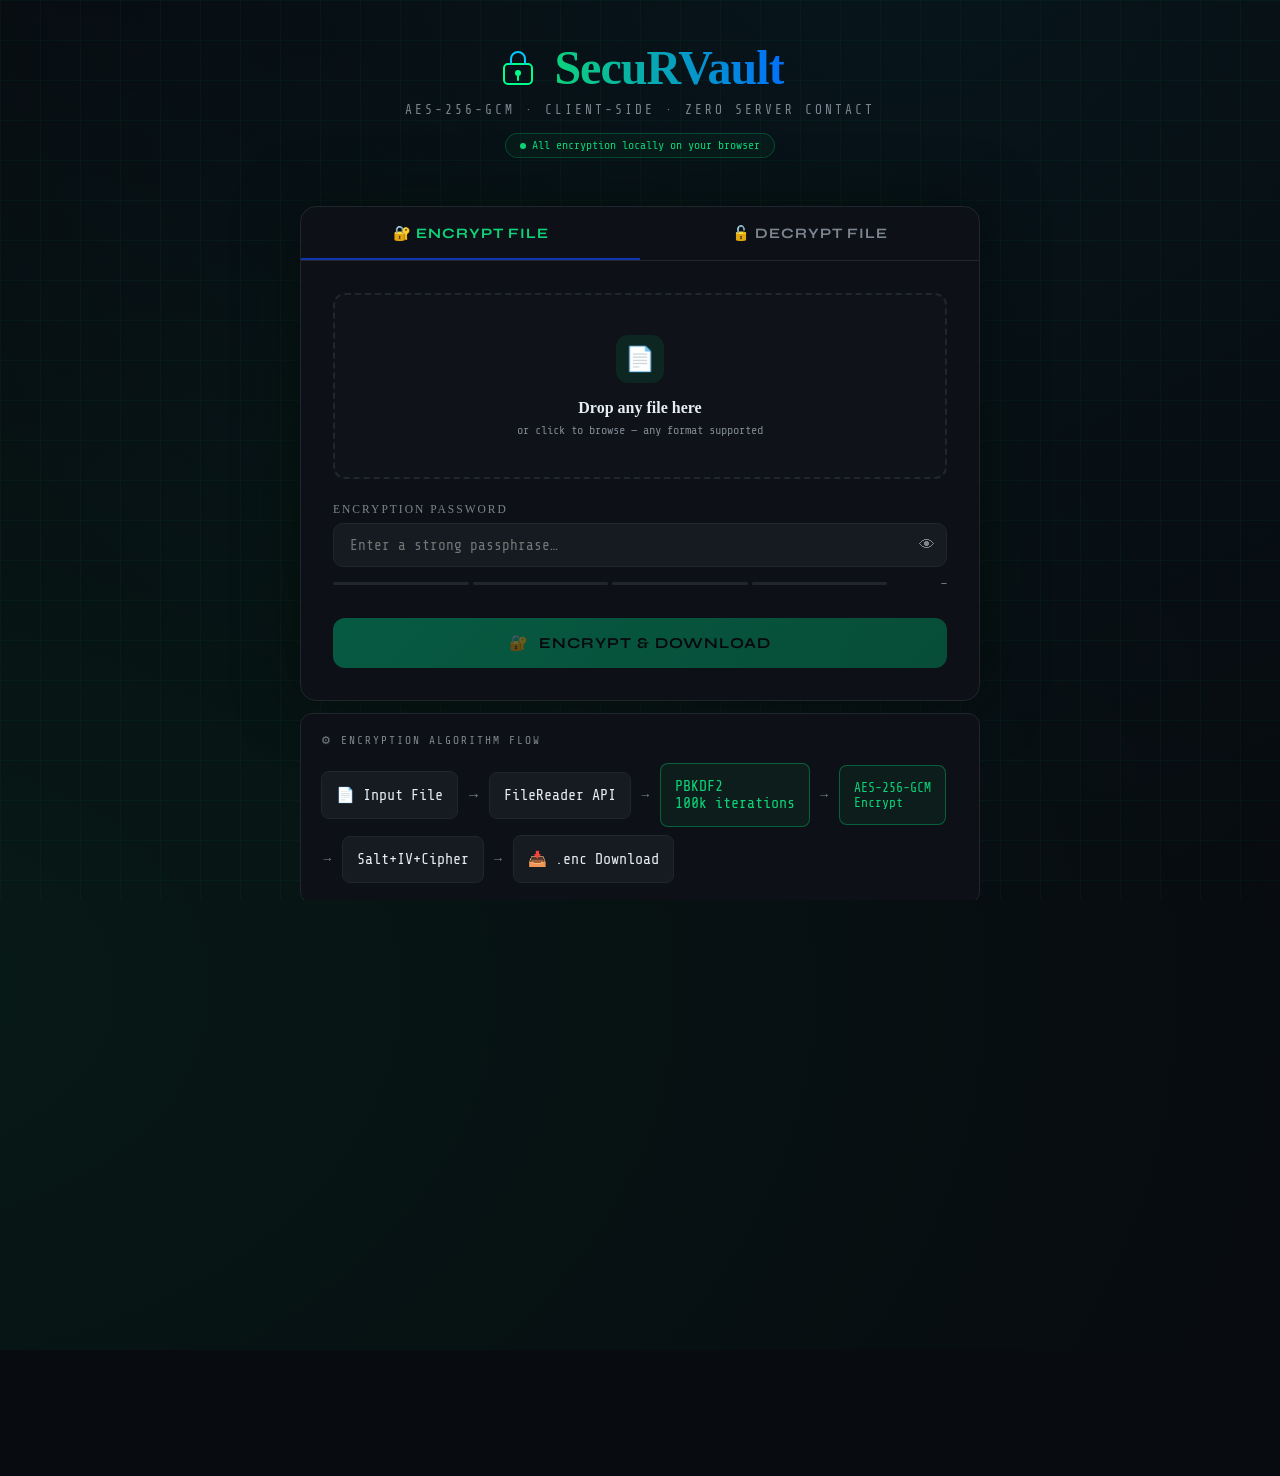
<file: index.html>
<!DOCTYPE html>
<html lang="en">
<head>
  <meta charset="UTF-8" />
  <meta name="viewport" content="width=device-width, initial-scale=1.0"/>
  <title>SecuRVault — File Encryption Tool</title>
  <link href="https://fonts.googleapis.com/css2?family=Share+Tech+Mono&family=Syne:wght@400;600;700;800&display=swap" rel="stylesheet"/>
  <link rel="stylesheet" href="SecuR.css" />
</head>
<body>
<div class="wrapper">

  <header>
    <div class="logo-row">
      <div class="logo-icon">
        <svg viewBox="0 0 44 44" fill="none" xmlns="http://www.w3.org/2000/svg">
          <rect x="8" y="18" width="28" height="20" rx="4" fill="none" stroke="#00ff88" stroke-width="2"/>
          <path d="M15 18V13a7 7 0 0 1 14 0v5" stroke="#00c9ff" stroke-width="2" stroke-linecap="round"/>
          <circle cx="22" cy="27" r="3" fill="#00ff88"/>
          <line x1="22" y1="30" x2="22" y2="34" stroke="#00ff88" stroke-width="2" stroke-linecap="round"/>
        </svg>
      </div>
      <h1>SecuRVault</h1>
    </div>
    <p class="tagline">AES-256-GCM · Client-Side · Zero Server Contact</p>
    <div class="security-badge">All encryption locally on your browser</div>
  </header>

  <div class="card">
    <div class="tabs">
      <button class="tab active" id="tab-enc" onclick="switchTab('encrypt')">🔐 Encrypt File</button>
      <button class="tab" id="tab-dec" onclick="switchTab('decrypt')">🔓 Decrypt File</button>
    </div>

    <div class="panel" id="panel-encrypt">
      <div class="dropzone" id="dropzone-enc"
           ondragover="handleDragOver(event,'enc')"
           ondragleave="handleDragLeave('enc')"
           ondrop="handleDrop(event,'enc')">
        <input type="file" id="file-enc" onchange="handleFileSelect('enc')"/>
        <div class="drop-icon">📄</div>
        <div class="drop-title">Drop any file here</div>
        <div class="drop-sub">or click to browse — any format supported</div>
      </div>
      <div class="file-preview" id="preview-enc">
        <div class="file-icon" id="preview-enc-icon">📄</div>
        <div class="file-info">
          <div class="file-name" id="preview-enc-name"></div>
          <div class="file-meta" id="preview-enc-meta"></div>
        </div>
        <button class="file-remove" onclick="removeFile('enc')" title="Remove file">✕</button>
      </div>

      <div class="field">
        <label>Encryption Password</label>
        <div class="input-wrap">
          <input type="password" id="pw-enc" placeholder="Enter a strong passphrase…"
                 oninput="updateStrength(this.value)" autocomplete="new-password"/>
          <button class="toggle-pw" onclick="togglePw('pw-enc',this)" title="Show/hide password">👁</button>
        </div>
        <div class="strength-wrap">
          <div class="strength-bars">
            <div class="strength-bar" id="sb1"></div>
            <div class="strength-bar" id="sb2"></div>
            <div class="strength-bar" id="sb3"></div>
            <div class="strength-bar" id="sb4"></div>
          </div>
          <div class="strength-label" id="strength-label">—</div>
        </div>
      </div>

      <button class="btn btn-encrypt" id="btn-enc" onclick="encryptFile()" disabled>
        <div class="btn-inner"><span>🔐</span><span>Encrypt &amp; Download</span></div>
      </button>

      <div class="progress-wrap" id="prog-enc">
        <div class="progress-label"><span id="prog-enc-label">Encrypting…</span><span id="prog-enc-pct">0%</span></div>
        <div class="progress-bar-bg"><div class="progress-bar-fill" id="prog-enc-fill"></div></div>
      </div>

      <div class="alert" id="alert-enc"></div>
    </div>

    <div class="panel" id="panel-decrypt" style="display:none;">
      <div class="dropzone" id="dropzone-dec"
           ondragover="handleDragOver(event,'dec')"
           ondragleave="handleDragLeave('dec')"
           ondrop="handleDrop(event,'dec')">
        <input type="file" id="file-dec" accept=".enc" onchange="handleFileSelect('dec')"/>
        <div class="drop-icon">🔒</div>
        <div class="drop-title">Drop your <code style="color:var(--accent)">.enc</code> file here</div>
        <div class="drop-sub">or click to browse — select an encrypted SecureVault file</div>
      </div>
      <div class="file-preview" id="preview-dec">
        <div class="file-icon">🔒</div>
        <div class="file-info">
          <div class="file-name" id="preview-dec-name"></div>
          <div class="file-meta" id="preview-dec-meta"></div>
        </div>
        <button class="file-remove" onclick="removeFile('dec')" title="Remove file">✕</button>
      </div>

      <div class="field">
        <label>Decryption Password</label>
        <div class="input-wrap">
          <input type="password" id="pw-dec" placeholder="Enter the passphrase used during encryption…" autocomplete="current-password"/>
          <button class="toggle-pw" onclick="togglePw('pw-dec',this)" title="Show/hide password">👁</button>
        </div>
      </div>

      <button class="btn btn-decrypt" id="btn-dec" onclick="decryptFile()" disabled>
        <div class="btn-inner"><span>🔓</span><span>Decrypt &amp; Download</span></div>
      </button>

      <div class="progress-wrap" id="prog-dec">
        <div class="progress-label"><span id="prog-dec-label">Decrypting…</span><span id="prog-dec-pct">0%</span></div>
        <div class="progress-bar-bg"><div class="progress-bar-fill" id="prog-dec-fill"></div></div>
      </div>

      <div class="alert" id="alert-dec"></div>
    </div>
  </div>

  <div class="algo-section info-section">
    <div class="algo-title">⚙ Encryption Algorithm Flow</div>
    <div class="algo-flow">
      <div class="algo-step" style="font-size: 15px;">📄 Input File</div>
      <div class="algo-arrow" style="font-size: 15px;">→</div>
      <div class="algo-step" style="font-size: 15px;">FileReader API</div>
      <div class="algo-arrow">→</div>
      <div class="algo-step highlight" style="font-size: 15px;">PBKDF2<br/>100k iterations</div>
      <div class="algo-arrow">→</div>
      <div class="algo-step highlight" style="font-size: 13px;">AES-256-GCM<br/>Encrypt</div>
      <div class="algo-arrow">→</div>
      <div class="algo-step" style="font-size: 15px;">Salt+IV+Cipher</div>
      <div class="algo-arrow">→</div>
      <div class="algo-step" style="font-size: 15px;">📥 .enc Download</div>
    </div>
  </div>

  <div class="info-section" style="margin-top:12px;">
    <div class="info-grid">
      <div class="info-card">
        <div class="info-card-icon">🔑</div>
        <div class="info-card-title">AES-256-GCM</div>
        <div class="info-card-desc">Military-grade symmetric encryption with built-in authentication tag to detect tampering.</div>
      </div>
      <div class="info-card">
        <div class="info-card-icon">🧂</div>
        <div class="info-card-title">PBKDF2 + Salt</div>
        <div class="info-card-desc">Your password is hardened through 100,000 iterations. Random salt prevents rainbow-table attacks.</div>
      </div>
      <div class="info-card">
        <div class="info-card-icon">🎲</div>
        <div class="info-card-title">Random IV</div>
        <div class="info-card-desc">A fresh 12-byte Initialization Vector is generated per encryption — identical files produce different ciphertexts.</div>
      </div>
      <div class="info-card">
        <div class="info-card-icon">🖥️</div>
        <div class="info-card-title">100% Client-Side</div>
        <div class="info-card-desc">No uploads. No servers. Your file and password never leave your device — ever.</div>
      </div>
    </div>
  </div>

  <footer>
    SecuRVault &nbsp;·&nbsp; Powered by <span>Web Crypto API</span> &nbsp;·&nbsp; AES-256-GCM encryption &nbsp;·&nbsp; No data transmitted
  </footer>
</div>

<script src="SecuR.js"></script>
</body>
</html>
</file>
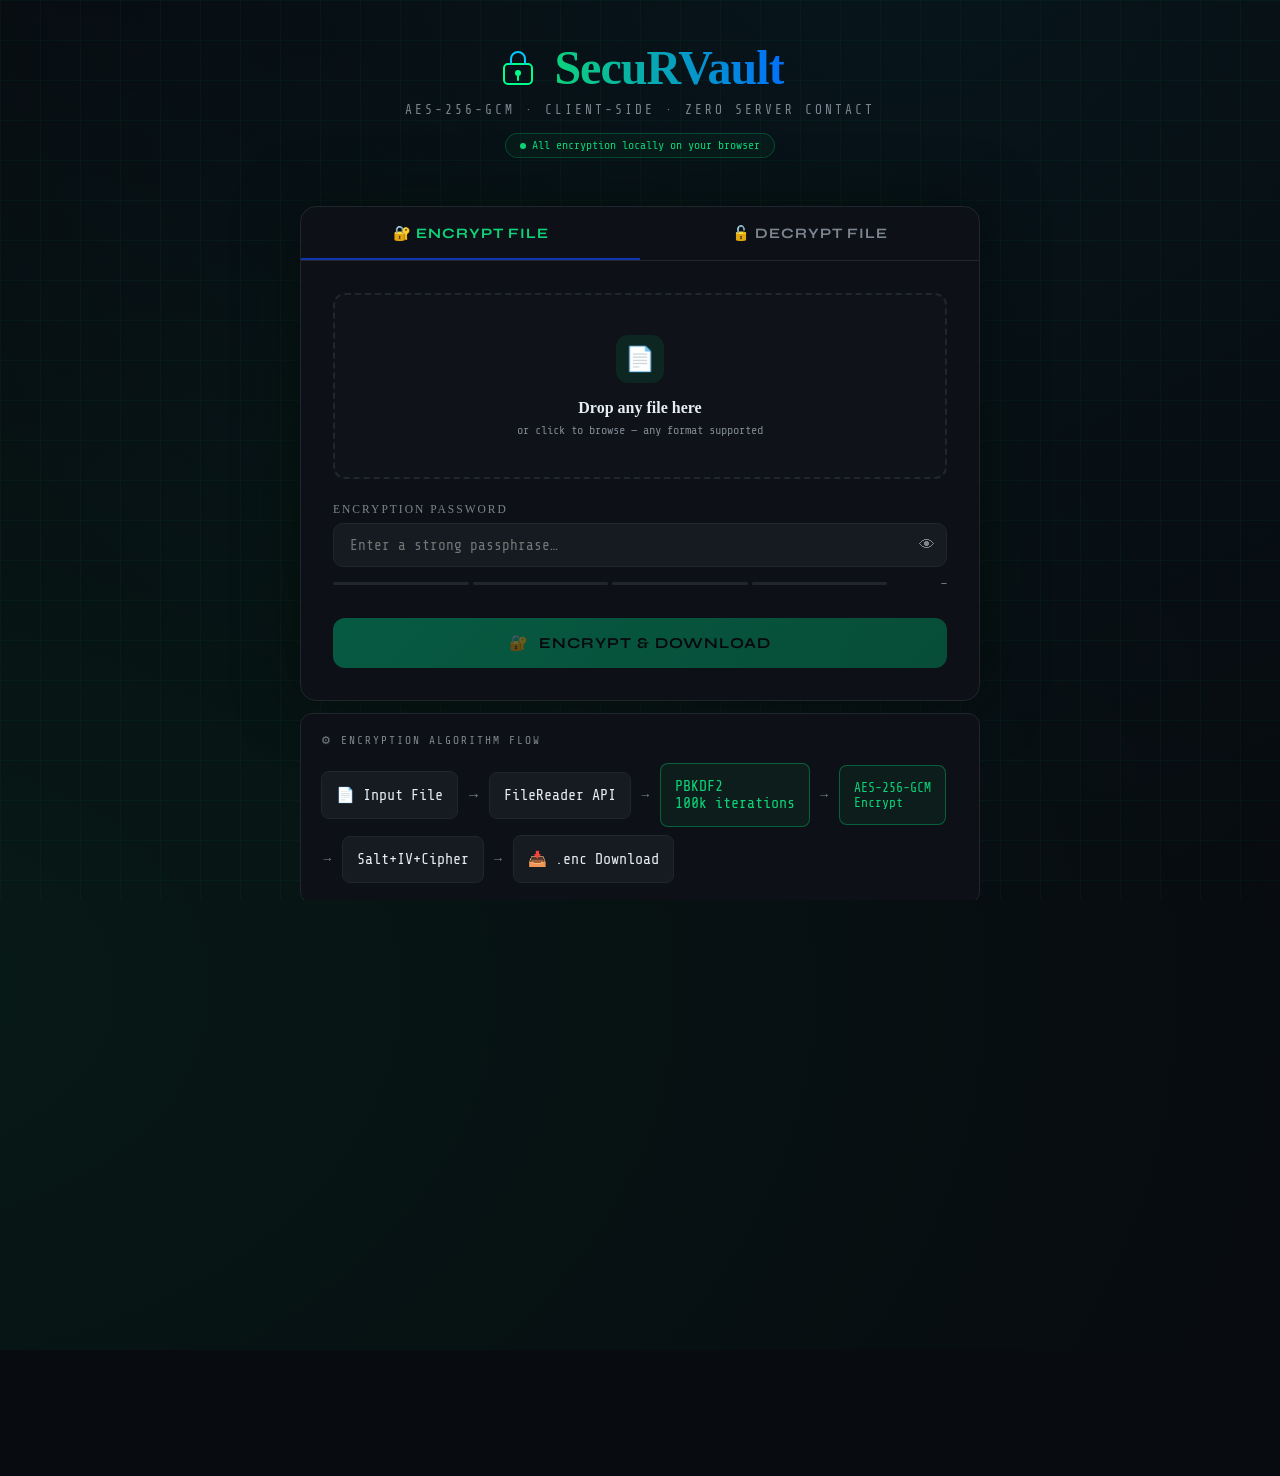
<file: SecuR.html>
<!DOCTYPE html>
<html lang="en">
<head>
  <meta charset="UTF-8" />
  <meta name="viewport" content="width=device-width, initial-scale=1.0"/>
  <title>SecuRVault — File Encryption Tool</title>
  <link href="https://fonts.googleapis.com/css2?family=Share+Tech+Mono&family=Syne:wght@400;600;700;800&display=swap" rel="stylesheet"/>
  <link rel="stylesheet" href="SecuR.css" />
</head>
<body>
<div class="wrapper">

  <header>
    <div class="logo-row">
      <div class="logo-icon">
        <svg viewBox="0 0 44 44" fill="none" xmlns="http://www.w3.org/2000/svg">
          <rect x="8" y="18" width="28" height="20" rx="4" fill="none" stroke="#00ff88" stroke-width="2"/>
          <path d="M15 18V13a7 7 0 0 1 14 0v5" stroke="#00c9ff" stroke-width="2" stroke-linecap="round"/>
          <circle cx="22" cy="27" r="3" fill="#00ff88"/>
          <line x1="22" y1="30" x2="22" y2="34" stroke="#00ff88" stroke-width="2" stroke-linecap="round"/>
        </svg>
      </div>
      <h1>SecuRVault</h1>
    </div>
    <p class="tagline">AES-256-GCM · Client-Side · Zero Server Contact</p>
    <div class="security-badge">All encryption locally on your browser</div>
  </header>

  <div class="card">
    <div class="tabs">
      <button class="tab active" id="tab-enc" onclick="switchTab('encrypt')">🔐 Encrypt File</button>
      <button class="tab" id="tab-dec" onclick="switchTab('decrypt')">🔓 Decrypt File</button>
    </div>

    <div class="panel" id="panel-encrypt">
      <div class="dropzone" id="dropzone-enc"
           ondragover="handleDragOver(event,'enc')"
           ondragleave="handleDragLeave('enc')"
           ondrop="handleDrop(event,'enc')">
        <input type="file" id="file-enc" onchange="handleFileSelect('enc')"/>
        <div class="drop-icon">📄</div>
        <div class="drop-title">Drop any file here</div>
        <div class="drop-sub">or click to browse — any format supported</div>
      </div>
      <div class="file-preview" id="preview-enc">
        <div class="file-icon" id="preview-enc-icon">📄</div>
        <div class="file-info">
          <div class="file-name" id="preview-enc-name"></div>
          <div class="file-meta" id="preview-enc-meta"></div>
        </div>
        <button class="file-remove" onclick="removeFile('enc')" title="Remove file">✕</button>
      </div>

      <div class="field">
        <label>Encryption Password</label>
        <div class="input-wrap">
          <input type="password" id="pw-enc" placeholder="Enter a strong passphrase…"
                 oninput="updateStrength(this.value)" autocomplete="new-password"/>
          <button class="toggle-pw" onclick="togglePw('pw-enc',this)" title="Show/hide password">👁</button>
        </div>
        <div class="strength-wrap">
          <div class="strength-bars">
            <div class="strength-bar" id="sb1"></div>
            <div class="strength-bar" id="sb2"></div>
            <div class="strength-bar" id="sb3"></div>
            <div class="strength-bar" id="sb4"></div>
          </div>
          <div class="strength-label" id="strength-label">—</div>
        </div>
      </div>

      <button class="btn btn-encrypt" id="btn-enc" onclick="encryptFile()" disabled>
        <div class="btn-inner"><span>🔐</span><span>Encrypt &amp; Download</span></div>
      </button>

      <div class="progress-wrap" id="prog-enc">
        <div class="progress-label"><span id="prog-enc-label">Encrypting…</span><span id="prog-enc-pct">0%</span></div>
        <div class="progress-bar-bg"><div class="progress-bar-fill" id="prog-enc-fill"></div></div>
      </div>

      <div class="alert" id="alert-enc"></div>
    </div>

    <div class="panel" id="panel-decrypt" style="display:none;">
      <div class="dropzone" id="dropzone-dec"
           ondragover="handleDragOver(event,'dec')"
           ondragleave="handleDragLeave('dec')"
           ondrop="handleDrop(event,'dec')">
        <input type="file" id="file-dec" accept=".enc" onchange="handleFileSelect('dec')"/>
        <div class="drop-icon">🔒</div>
        <div class="drop-title">Drop your <code style="color:var(--accent)">.enc</code> file here</div>
        <div class="drop-sub">or click to browse — select an encrypted SecureVault file</div>
      </div>
      <div class="file-preview" id="preview-dec">
        <div class="file-icon">🔒</div>
        <div class="file-info">
          <div class="file-name" id="preview-dec-name"></div>
          <div class="file-meta" id="preview-dec-meta"></div>
        </div>
        <button class="file-remove" onclick="removeFile('dec')" title="Remove file">✕</button>
      </div>

      <div class="field">
        <label>Decryption Password</label>
        <div class="input-wrap">
          <input type="password" id="pw-dec" placeholder="Enter the passphrase used during encryption…" autocomplete="current-password"/>
          <button class="toggle-pw" onclick="togglePw('pw-dec',this)" title="Show/hide password">👁</button>
        </div>
      </div>

      <button class="btn btn-decrypt" id="btn-dec" onclick="decryptFile()" disabled>
        <div class="btn-inner"><span>🔓</span><span>Decrypt &amp; Download</span></div>
      </button>

      <div class="progress-wrap" id="prog-dec">
        <div class="progress-label"><span id="prog-dec-label">Decrypting…</span><span id="prog-dec-pct">0%</span></div>
        <div class="progress-bar-bg"><div class="progress-bar-fill" id="prog-dec-fill"></div></div>
      </div>

      <div class="alert" id="alert-dec"></div>
    </div>
  </div>

  <div class="algo-section info-section">
    <div class="algo-title">⚙ Encryption Algorithm Flow</div>
    <div class="algo-flow">
      <div class="algo-step" style="font-size: 15px;">📄 Input File</div>
      <div class="algo-arrow" style="font-size: 15px;">→</div>
      <div class="algo-step" style="font-size: 15px;">FileReader API</div>
      <div class="algo-arrow">→</div>
      <div class="algo-step highlight" style="font-size: 15px;">PBKDF2<br/>100k iterations</div>
      <div class="algo-arrow">→</div>
      <div class="algo-step highlight" style="font-size: 13px;">AES-256-GCM<br/>Encrypt</div>
      <div class="algo-arrow">→</div>
      <div class="algo-step" style="font-size: 15px;">Salt+IV+Cipher</div>
      <div class="algo-arrow">→</div>
      <div class="algo-step" style="font-size: 15px;">📥 .enc Download</div>
    </div>
  </div>

  <div class="info-section" style="margin-top:12px;">
    <div class="info-grid">
      <div class="info-card">
        <div class="info-card-icon">🔑</div>
        <div class="info-card-title">AES-256-GCM</div>
        <div class="info-card-desc">Military-grade symmetric encryption with built-in authentication tag to detect tampering.</div>
      </div>
      <div class="info-card">
        <div class="info-card-icon">🧂</div>
        <div class="info-card-title">PBKDF2 + Salt</div>
        <div class="info-card-desc">Your password is hardened through 100,000 iterations. Random salt prevents rainbow-table attacks.</div>
      </div>
      <div class="info-card">
        <div class="info-card-icon">🎲</div>
        <div class="info-card-title">Random IV</div>
        <div class="info-card-desc">A fresh 12-byte Initialization Vector is generated per encryption — identical files produce different ciphertexts.</div>
      </div>
      <div class="info-card">
        <div class="info-card-icon">🖥️</div>
        <div class="info-card-title">100% Client-Side</div>
        <div class="info-card-desc">No uploads. No servers. Your file and password never leave your device — ever.</div>
      </div>
    </div>
  </div>

  <footer>
    SecuRVault &nbsp;·&nbsp; Powered by <span>Web Crypto API</span> &nbsp;·&nbsp; AES-256-GCM encryption &nbsp;·&nbsp; No data transmitted
  </footer>
</div>

<script src="SecuR.js"></script>
</body>
</html>
</file>
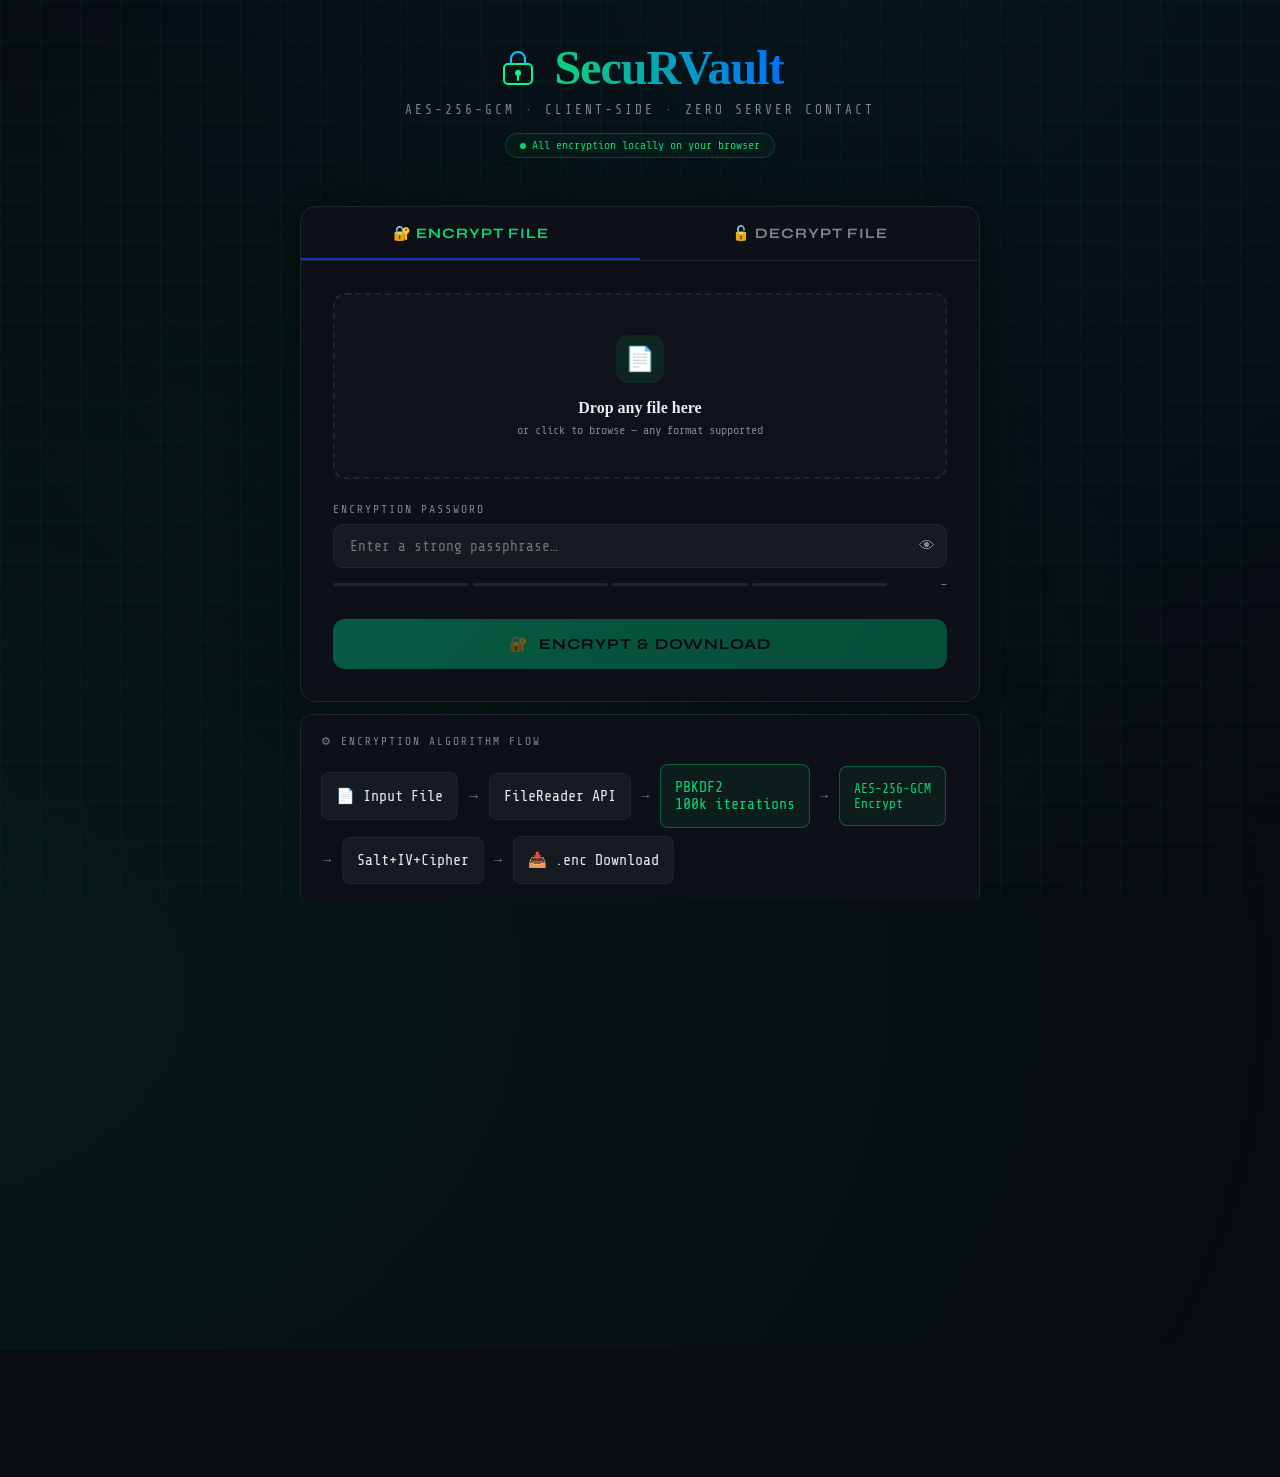
<file: stuff.html>
<!DOCTYPE html>
<html lang="en">
<head>
  <meta charset="UTF-8" />
  <meta name="viewport" content="width=device-width, initial-scale=1.0"/>
  <title>SecuRVault — File Encryption Tool</title>
  <link href="https://fonts.googleapis.com/css2?family=Share+Tech+Mono&family=Syne:wght@400;600;700;800&display=swap" rel="stylesheet"/>
  <link rel="stylesheet" href="stuff.css" />
</head>
<body>
<div class="wrapper">

  <header>
    <div class="logo-row">
      <div class="logo-icon">
        <svg viewBox="0 0 44 44" fill="none" xmlns="http://www.w3.org/2000/svg">
          <rect x="8" y="18" width="28" height="20" rx="4" fill="none" stroke="#00ff88" stroke-width="2"/>
          <path d="M15 18V13a7 7 0 0 1 14 0v5" stroke="#00c9ff" stroke-width="2" stroke-linecap="round"/>
          <circle cx="22" cy="27" r="3" fill="#00ff88"/>
          <line x1="22" y1="30" x2="22" y2="34" stroke="#00ff88" stroke-width="2" stroke-linecap="round"/>
        </svg>
      </div>
      <h1>SecuRVault</h1>
    </div>
    <p class="tagline">AES-256-GCM · Client-Side · Zero Server Contact</p>
    <div class="security-badge">All encryption locally on your browser</div>
  </header>

  <div class="card">
    <div class="tabs">
      <button class="tab active" id="tab-enc" onclick="switchTab('encrypt')">🔐 Encrypt File</button>
      <button class="tab" id="tab-dec" onclick="switchTab('decrypt')">🔓 Decrypt File</button>
    </div>

    <div class="panel" id="panel-encrypt">
      <div class="dropzone" id="dropzone-enc"
           ondragover="handleDragOver(event,'enc')"
           ondragleave="handleDragLeave('enc')"
           ondrop="handleDrop(event,'enc')">
        <input type="file" id="file-enc" onchange="handleFileSelect('enc')"/>
        <div class="drop-icon">📄</div>
        <div class="drop-title">Drop any file here</div>
        <div class="drop-sub">or click to browse — any format supported</div>
      </div>
      <div class="file-preview" id="preview-enc">
        <div class="file-icon" id="preview-enc-icon">📄</div>
        <div class="file-info">
          <div class="file-name" id="preview-enc-name"></div>
          <div class="file-meta" id="preview-enc-meta"></div>
        </div>
        <button class="file-remove" onclick="removeFile('enc')" title="Remove file">✕</button>
      </div>

      <div class="field">
        <label>Encryption Password</label>
        <div class="input-wrap">
          <input type="password" id="pw-enc" placeholder="Enter a strong passphrase…"
                 oninput="updateStrength(this.value)" autocomplete="new-password"/>
          <button class="toggle-pw" onclick="togglePw('pw-enc',this)" title="Show/hide password">👁</button>
        </div>
        <div class="strength-wrap">
          <div class="strength-bars">
            <div class="strength-bar" id="sb1"></div>
            <div class="strength-bar" id="sb2"></div>
            <div class="strength-bar" id="sb3"></div>
            <div class="strength-bar" id="sb4"></div>
          </div>
          <div class="strength-label" id="strength-label">—</div>
        </div>
      </div>

      <button class="btn btn-encrypt" id="btn-enc" onclick="encryptFile()" disabled>
        <div class="btn-inner"><span>🔐</span><span>Encrypt &amp; Download</span></div>
      </button>

      <div class="progress-wrap" id="prog-enc">
        <div class="progress-label"><span id="prog-enc-label">Encrypting…</span><span id="prog-enc-pct">0%</span></div>
        <div class="progress-bar-bg"><div class="progress-bar-fill" id="prog-enc-fill"></div></div>
      </div>

      <div class="alert" id="alert-enc"></div>
    </div>

    <div class="panel" id="panel-decrypt" style="display:none;">
      <div class="dropzone" id="dropzone-dec"
           ondragover="handleDragOver(event,'dec')"
           ondragleave="handleDragLeave('dec')"
           ondrop="handleDrop(event,'dec')">
        <input type="file" id="file-dec" accept=".enc" onchange="handleFileSelect('dec')"/>
        <div class="drop-icon">🔒</div>
        <div class="drop-title">Drop your <code style="color:var(--accent)">.enc</code> file here</div>
        <div class="drop-sub">or click to browse — select an encrypted SecureVault file</div>
      </div>
      <div class="file-preview" id="preview-dec">
        <div class="file-icon">🔒</div>
        <div class="file-info">
          <div class="file-name" id="preview-dec-name"></div>
          <div class="file-meta" id="preview-dec-meta"></div>
        </div>
        <button class="file-remove" onclick="removeFile('dec')" title="Remove file">✕</button>
      </div>

      <div class="field">
        <label>Decryption Password</label>
        <div class="input-wrap">
          <input type="password" id="pw-dec" placeholder="Enter the passphrase used during encryption…" autocomplete="current-password"/>
          <button class="toggle-pw" onclick="togglePw('pw-dec',this)" title="Show/hide password">👁</button>
        </div>
      </div>

      <button class="btn btn-decrypt" id="btn-dec" onclick="decryptFile()" disabled>
        <div class="btn-inner"><span>🔓</span><span>Decrypt &amp; Download</span></div>
      </button>

      <div class="progress-wrap" id="prog-dec">
        <div class="progress-label"><span id="prog-dec-label">Decrypting…</span><span id="prog-dec-pct">0%</span></div>
        <div class="progress-bar-bg"><div class="progress-bar-fill" id="prog-dec-fill"></div></div>
      </div>

      <div class="alert" id="alert-dec"></div>
    </div>
  </div>

  <div class="algo-section info-section">
    <div class="algo-title">⚙ Encryption Algorithm Flow</div>
    <div class="algo-flow">
      <div class="algo-step" style="font-size: 15px;">📄 Input File</div>
      <div class="algo-arrow" style="font-size: 15px;">→</div>
      <div class="algo-step" style="font-size: 15px;">FileReader API</div>
      <div class="algo-arrow">→</div>
      <div class="algo-step highlight" style="font-size: 15px;">PBKDF2<br/>100k iterations</div>
      <div class="algo-arrow">→</div>
      <div class="algo-step highlight" style="font-size: 13px;">AES-256-GCM<br/>Encrypt</div>
      <div class="algo-arrow">→</div>
      <div class="algo-step" style="font-size: 15px;">Salt+IV+Cipher</div>
      <div class="algo-arrow">→</div>
      <div class="algo-step" style="font-size: 15px;">📥 .enc Download</div>
    </div>
  </div>

  <div class="info-section" style="margin-top:12px;">
    <div class="info-grid">
      <div class="info-card">
        <div class="info-card-icon">🔑</div>
        <div class="info-card-title">AES-256-GCM</div>
        <div class="info-card-desc">Military-grade symmetric encryption with built-in authentication tag to detect tampering.</div>
      </div>
      <div class="info-card">
        <div class="info-card-icon">🧂</div>
        <div class="info-card-title">PBKDF2 + Salt</div>
        <div class="info-card-desc">Your password is hardened through 100,000 iterations. Random salt prevents rainbow-table attacks.</div>
      </div>
      <div class="info-card">
        <div class="info-card-icon">🎲</div>
        <div class="info-card-title">Random IV</div>
        <div class="info-card-desc">A fresh 12-byte Initialization Vector is generated per encryption — identical files produce different ciphertexts.</div>
      </div>
      <div class="info-card">
        <div class="info-card-icon">🖥️</div>
        <div class="info-card-title">100% Client-Side</div>
        <div class="info-card-desc">No uploads. No servers. Your file and password never leave your device — ever.</div>
      </div>
    </div>
  </div>

  <footer>
    SecuRVault &nbsp;·&nbsp; Powered by <span>Web Crypto API</span> &nbsp;·&nbsp; AES-256-GCM encryption &nbsp;·&nbsp; No data transmitted
  </footer>
</div>

<script src="stuff.js"></script>
</body>
</html>
</file>
<file: SecuR.css>
*, *::before, *::after { box-sizing: border-box; margin: 0; padding: 0; }

:root {
  --bg: #080c10;
  --surface: #0d1117;
  --surface2: #161b22;
  --border: #21262d;
  --accent: #0dd478;
  --accent2: #006eff;
  --danger: #ff4b4b;
  --text: #e6edf3;
  --muted: #7d8590;
  --font-display: 'Syne', sans-serif;
  --font-mono: 'Share Tech Mono', monospace;
}

html, body {
  height: 100%;
  background: var(--bg);
  color: var(--text);
  font-family: 'Times New Roman', Times, serif, var(--font-display);
  overflow-x: hidden;
}

body::before {
  content: '';
  position: fixed;
  inset: 0;
  background-image:
    linear-gradient(rgba(0,255,136,0.03) 1px, transparent 1px),
    linear-gradient(90deg, rgba(0,255,136,0.03) 1px, transparent 1px);
  background-size: 40px 40px;
  pointer-events: none;
  z-index: 0;
}

body::after {
  content: '';
  position: fixed;
  top: -50%;
  left: -50%;
  width: 200%;
  height: 200%;
  background: radial-gradient(ellipse at 60% 20%, rgba(0,201,255,0.05) 0%, transparent 50%),
              radial-gradient(ellipse at 20% 80%, rgba(0,255,136,0.06) 0%, transparent 50%);
  pointer-events: none;
  z-index: 0;
  animation: ambientShift 12s ease-in-out infinite alternate;
}

@keyframes ambientShift {
  from { transform: translate(0,0); }
  to   { transform: translate(3%, 2%); }
}

.wrapper {
  position: relative;
  z-index: 1;
  min-height: 100vh;
  display: flex;
  flex-direction: column;
  align-items: center;
  padding: 40px 20px 60px;
}

header {
  text-align: center;
  margin-bottom: 48px;
  animation: fadeDown 0.8s ease both;
}

@keyframes fadeDown {
  from { opacity: 0; transform: translateY(-20px); }
  to   { opacity: 1; transform: translateY(0); }
}

.logo-row {
  display: flex;
  align-items: center;
  justify-content: center;
  gap: 14px;
  margin-bottom: 8px;
}

.logo-icon { width: 44px; height: 44px; position: relative; }
.logo-icon svg { width: 44px; height: 44px; }

h1 {
  font-size: clamp(2rem, 5vw, 3rem);
  font-weight: 800;
  letter-spacing: -1px;
  background: /*rgba(0, 255, 136, 0.762)*/linear-gradient(80deg, var(--accent), var(--accent2));
  -webkit-background-clip: text;
  -webkit-text-fill-color: transparent;
  background-clip: text;
}

.tagline {
  font-family: var(--font-mono);
  font-size: 0.8rem;
  color: var(--muted);
  letter-spacing: 3px;
  text-transform: uppercase;
  margin-top: 4px;
}

.security-badge {
  display: inline-flex;
  align-items: center;
  gap: 6px;
  margin-top: 16px;
  padding: 5px 14px;
  border: 1px solid rgba(0,255,136,0.2);
  border-radius: 20px;
  font-family: var(--font-mono);
  font-size: 0.72rem;
  color: var(--accent);
  background: rgba(0,255,136,0.04);
}

.security-badge::before {
  content: '';
  width: 6px; height: 6px;
  border-radius: 50%;
  background: var(--accent);
  animation: pulse 2s infinite;
}

@keyframes pulse {
  0%, 100% { opacity: 1; transform: scale(1); }
  50% { opacity: 0.4; transform: scale(0.8); }
}

.card {
  width: 100%;
  max-width: 680px;
  background: var(--surface);
  border: 1px solid var(--border);
  border-radius: 16px;
  overflow: hidden;
  animation: fadeUp 0.8s 0.2s ease both;
  box-shadow: 0 0 60px rgba(0,0,0,0.5), 0 0 120px rgba(0,255,136,0.03);
}

@keyframes fadeUp {
  from { opacity: 0; transform: translateY(24px); }
  to   { opacity: 1; transform: translateY(0); }
}

.tabs {
  display: grid;
  grid-template-columns: 1fr 1fr;
  border-bottom: 1px solid var(--border);
}

.tab {
  padding: 18px;
  text-align: center;
  font-weight: 700;
  font-size: 0.9rem;
  letter-spacing: 1px;
  text-transform: uppercase;
  cursor: pointer;
  transition: all 0.2s;
  border: none;
  background: transparent;
  color: var(--muted);
  font-family: var(--font-display);
  position: relative;
}

.tab::after {
  content: '';
  position: absolute;
  bottom: 0; left: 0; right: 0;
  height: 2px;
  background: var(--accent);
  transform: scaleX(0);
  transition: transform 0.3s;
}

.tab.active { color: var(--accent); }
.tab.active::after { transform: scaleX(1); }
.tab:hover:not(.active) { color: var(--text); background: rgba(255,255,255,0.02); }


.tab#tab-enc.active::after { background: rgb(17, 54, 177); }
.tab#tab-dec.active::after { background: rgba(0, 255, 136, 0.762); }

.panel { padding: 32px; }

.dropzone {
  border: 2px dashed var(--border);
  border-radius: 12px;
  padding: 40px 24px;
  text-align: center;
  cursor: pointer;
  transition: all 0.25s;
  position: relative;
  background: rgba(255,255,255,0.01);
}

.dropzone:hover, .dropzone.dragover {
  border-color: var(--accent);
  background: rgba(0,255,136,0.03);
}

.dropzone input[type="file"] {
  position: absolute;
  inset: 0;
  opacity: 0;
  cursor: pointer;
  width: 100%;
  height: 100%;
}

.drop-icon {
  margin: 0 auto 16px;
  width: 48px; height: 48px;
  border-radius: 12px;
  background: rgba(0,255,136,0.08);
  display: flex; align-items: center; justify-content: center;
  font-size: 1.5rem;
}

.drop-title { font-weight: 700; font-size: 1rem; margin-bottom: 6px; }
.drop-sub { font-family: var(--font-mono); font-size: 0.75rem; color: var(--muted); }

.file-preview {
  display: none;
  align-items: center;
  gap: 14px;
  margin-top: 16px;
  padding: 14px 16px;
  background: var(--surface2);
  border: 1px solid var(--border);
  border-radius: 10px;
}

.file-preview.visible { display: flex; }

.file-icon {
  width: 38px; height: 38px;
  border-radius: 8px;
  background: rgba(0,201,255,0.1);
  display: flex; align-items: center; justify-content: center;
  font-size: 1.1rem;
  flex-shrink: 0;
}

.file-info { flex: 1; min-width: 0; }
.file-name { font-weight: 600; font-size: 0.85rem; white-space: nowrap; overflow: hidden; text-overflow: ellipsis; }
.file-meta { font-family: var(--font-mono); font-size: 0.7rem; color: var(--muted); margin-top: 2px; }

.file-remove {
  background: none; border: none; color: var(--muted);
  cursor: pointer; padding: 4px; font-size: 1rem;
  transition: color 0.2s; flex-shrink: 0;
}
.file-remove:hover { color: var(--danger); }

.field { margin-top: 24px; }

label {
  display: block;
  font-family: Times New Roman;
  font-size: 0.72rem;
  letter-spacing: 2px;
  text-transform: uppercase;
  color: var(--muted);
  margin-bottom: 8px;
}

.input-wrap { position: relative; }

input[type="password"], input[type="text"] {
  width: 100%;
  padding: 13px 46px 13px 16px;
  background: var(--surface2);
  border: 1px solid var(--border);
  border-radius: 10px;
  color: var(--text);
  font-family: var(--font-mono);
  font-size: 0.9rem;
  outline: none;
  transition: border-color 0.2s, box-shadow 0.2s;
}

input:focus {
  border-color: var(--accent);
  box-shadow: 0 0 0 3px rgba(0,255,136,0.08);
}

.toggle-pw {
  position: absolute; right: 12px; top: 50%;
  transform: translateY(-50%);
  background: none; border: none;
  color: var(--muted); cursor: pointer;
  font-size: 1rem; transition: color 0.2s;
}
.toggle-pw:hover { color: var(--text); }

.strength-wrap { margin-top: 10px; display: flex; align-items: center; gap: 10px; }
.strength-bars { display: flex; gap: 4px; flex: 1; }
.strength-bar { height: 3px; flex: 1; border-radius: 2px; background: var(--border); transition: background 0.3s; }
.strength-label { font-family: var(--font-mono); font-size: 0.68rem; color: var(--muted); min-width: 50px; text-align: right; }

.btn {
  width: 100%; margin-top: 28px; padding: 16px;
  border: none; border-radius: 12px;
  font-family: var(--font-display); font-weight: 700;
  font-size: 0.95rem; letter-spacing: 1px; text-transform: uppercase;
  cursor: pointer; transition: all 0.2s; position: relative; overflow: hidden;
}


.btn-encrypt { background: linear-gradient(135deg, #00c985, #00a86b); color: #000; }
.btn-decrypt { background: linear-gradient(135deg, #0099cc, #0077aa); color: #fff; }
.btn:hover { transform: translateY(-1px); filter: brightness(1.1); }
.btn:active { transform: translateY(0); }
.btn-encrypt:active { background: linear-gradient(135deg, #000000, #030303); }
.btn-decrypt:active { background: linear-gradient(135deg, #007aa3, #00597a); }
.btn:disabled { opacity: 0.4; cursor: not-allowed; transform: none; filter: none; }
.btn-inner { display: flex; align-items: center; justify-content: center; gap: 10px; }

.progress-wrap { display: none; margin-top: 20px; }
.progress-wrap.visible { display: block; }
.progress-label { font-family: var(--font-mono); font-size: 0.72rem; color: var(--muted); margin-bottom: 8px; display: flex; justify-content: space-between; }
.progress-bar-bg { height: 4px; background: var(--border); border-radius: 2px; overflow: hidden; }
.progress-bar-fill { height: 100%; border-radius: 2px; background: linear-gradient(90deg, var(--accent), var(--accent2)); width: 0%; transition: width 0.4s ease; }

.alert { display: none; margin-top: 20px; padding: 14px 16px; border-radius: 10px; font-family: var(--font-mono); font-size: 0.8rem; line-height: 1.5; animation: fadeUp 0.3s ease both; }
.alert.visible { display: flex; gap: 10px; align-items: flex-start; }
.alert-success { background: rgba(0,255,136,0.07); border: 1px solid rgba(0,255,136,0.25); color: #7dffba; }
.alert-error { background: rgba(255,75,75,0.07); border: 1px solid rgba(255,75,75,0.25); color: #ff9090; }

.info-section { margin-top: 40px; width: 100%; max-width: 680px; animation: fadeUp 0.8s 0.4s ease both; }
.info-grid { display: grid; grid-template-columns: repeat(auto-fit, minmax(180px, 1fr)); gap: 12px; }
.info-card { padding: 20px; background: var(--surface); border: 1px solid var(--border); border-radius: 12px; transition: border-color 0.2s; }
.info-card:hover { border-color: rgba(0,255,136,0.3); }
.info-card-icon { font-size: 1.4rem; margin-bottom: 10px; }
.info-card-title { font-weight: 700; font-size: 16px; margin-bottom: 4px; }
.info-card-desc { font-family: var(--font-mono); font-size: 15px; color: var(--muted); line-height: 1.5; }

.algo-section { margin-top: 12px; padding: 20px; background: var(--surface); border: 1px solid var(--border); border-radius: 12px; animation: fadeUp 0.8s 0.5s ease both; }
.algo-title { font-family: var(--font-mono); font-size: 0.7rem; letter-spacing: 2px; text-transform: uppercase; color: var(--muted); margin-bottom: 16px; }
.algo-flow { display: flex; align-items: center; gap: 8px; flex-wrap: wrap; }
.algo-step { padding: 14px 14px; background: var(--surface2); border: 1px solid var(--border); border-radius: 8px; font-family: var(--font-mono); font-size: 0.72rem; color: var(--text); white-space: nowrap; }
.algo-step.highlight { border-color: rgba(0,255,136,0.3); color: var(--accent); background: rgba(0,255,136,0.05); }
.algo-arrow { color: var(--muted); font-size: 0.8rem; }

footer { margin-top: 48px; font-family: var(--font-mono); font-size: 0.68rem; color: var(--muted); text-align: center; animation: fadeUp 0.8s 0.6s ease both; }
footer span { color: var(--accent); }
</file>
<file: stuff.css>
*, *::before, *::after { box-sizing: border-box; margin: 0; padding: 0; }

:root {
  --bg: #080c10;
  --surface: #0d1117;
  --surface2: #161b22;
  --border: #21262d;
  --accent: #0dd478;
  --accent2: #006eff;
  --danger: #ff4b4b;
  --text: #e6edf3;
  --muted: #7d8590;
  --font-display: 'Syne', sans-serif;
  --font-mono: 'Share Tech Mono', monospace;
}

html, body {
  height: 100%;
  background: var(--bg);
  color: var(--text);
  font-family: 'Times New Roman', Times, serif, var(--font-display);
  overflow-x: hidden;
}

body::before {
  content: '';
  position: fixed;
  inset: 0;
  background-image:
    linear-gradient(rgba(0,255,136,0.03) 1px, transparent 1px),
    linear-gradient(90deg, rgba(0,255,136,0.03) 1px, transparent 1px);
  background-size: 40px 40px;
  pointer-events: none;
  z-index: 0;
}

body::after {
  content: '';
  position: fixed;
  top: -50%;
  left: -50%;
  width: 200%;
  height: 200%;
  background: radial-gradient(ellipse at 60% 20%, rgba(0,201,255,0.05) 0%, transparent 50%),
              radial-gradient(ellipse at 20% 80%, rgba(0,255,136,0.06) 0%, transparent 50%);
  pointer-events: none;
  z-index: 0;
  animation: ambientShift 12s ease-in-out infinite alternate;
}

@keyframes ambientShift {
  from { transform: translate(0,0); }
  to   { transform: translate(3%, 2%); }
}

.wrapper {
  position: relative;
  z-index: 1;
  min-height: 100vh;
  display: flex;
  flex-direction: column;
  align-items: center;
  padding: 40px 20px 60px;
}

header {
  text-align: center;
  margin-bottom: 48px;
  animation: fadeDown 0.8s ease both;
}

@keyframes fadeDown {
  from { opacity: 0; transform: translateY(-20px); }
  to   { opacity: 1; transform: translateY(0); }
}

.logo-row {
  display: flex;
  align-items: center;
  justify-content: center;
  gap: 14px;
  margin-bottom: 8px;
}

.logo-icon { width: 44px; height: 44px; position: relative; }
.logo-icon svg { width: 44px; height: 44px; }

h1 {
  font-size: clamp(2rem, 5vw, 3rem);
  font-weight: 800;
  letter-spacing: -1px;
  background: /*rgba(0, 255, 136, 0.762)*/linear-gradient(80deg, var(--accent), var(--accent2));
  -webkit-background-clip: text;
  -webkit-text-fill-color: transparent;
  background-clip: text;
}

.tagline {
  font-family: var(--font-mono);
  font-size: 0.8rem;
  color: var(--muted);
  letter-spacing: 3px;
  text-transform: uppercase;
  margin-top: 4px;
}

.security-badge {
  display: inline-flex;
  align-items: center;
  gap: 6px;
  margin-top: 16px;
  padding: 5px 14px;
  border: 1px solid rgba(0,255,136,0.2);
  border-radius: 20px;
  font-family: var(--font-mono);
  font-size: 0.72rem;
  color: var(--accent);
  background: rgba(0,255,136,0.04);
}

.security-badge::before {
  content: '';
  width: 6px; height: 6px;
  border-radius: 50%;
  background: var(--accent);
  animation: pulse 2s infinite;
}

@keyframes pulse {
  0%, 100% { opacity: 1; transform: scale(1); }
  50% { opacity: 0.4; transform: scale(0.8); }
}

.card {
  width: 100%;
  max-width: 680px;
  background: var(--surface);
  border: 1px solid var(--border);
  border-radius: 16px;
  overflow: hidden;
  animation: fadeUp 0.8s 0.2s ease both;
  box-shadow: 0 0 60px rgba(0,0,0,0.5), 0 0 120px rgba(0,255,136,0.03);
}

@keyframes fadeUp {
  from { opacity: 0; transform: translateY(24px); }
  to   { opacity: 1; transform: translateY(0); }
}

.tabs {
  display: grid;
  grid-template-columns: 1fr 1fr;
  border-bottom: 1px solid var(--border);
}

.tab {
  padding: 18px;
  text-align: center;
  font-weight: 700;
  font-size: 0.9rem;
  letter-spacing: 1px;
  text-transform: uppercase;
  cursor: pointer;
  transition: all 0.2s;
  border: none;
  background: transparent;
  color: var(--muted);
  font-family: var(--font-display);
  position: relative;
}

.tab::after {
  content: '';
  position: absolute;
  bottom: 0; left: 0; right: 0;
  height: 2px;
  background: var(--accent);
  transform: scaleX(0);
  transition: transform 0.3s;
}

.tab.active { color: var(--accent); }
.tab.active::after { transform: scaleX(1); }
.tab:hover:not(.active) { color: var(--text); background: rgba(255,255,255,0.02); }


.tab#tab-enc.active::after { background: rgb(17, 54, 177); }
.tab#tab-dec.active::after { background: rgba(0, 255, 136, 0.762); }

.panel { padding: 32px; }

.dropzone {
  border: 2px dashed var(--border);
  border-radius: 12px;
  padding: 40px 24px;
  text-align: center;
  cursor: pointer;
  transition: all 0.25s;
  position: relative;
  background: rgba(255,255,255,0.01);
}

.dropzone:hover, .dropzone.dragover {
  border-color: var(--accent);
  background: rgba(0,255,136,0.03);
}

.dropzone input[type="file"] {
  position: absolute;
  inset: 0;
  opacity: 0;
  cursor: pointer;
  width: 100%;
  height: 100%;
}

.drop-icon {
  margin: 0 auto 16px;
  width: 48px; height: 48px;
  border-radius: 12px;
  background: rgba(0,255,136,0.08);
  display: flex; align-items: center; justify-content: center;
  font-size: 1.5rem;
}

.drop-title { font-weight: 700; font-size: 1rem; margin-bottom: 6px; }
.drop-sub { font-family: var(--font-mono); font-size: 0.75rem; color: var(--muted); }

.file-preview {
  display: none;
  align-items: center;
  gap: 14px;
  margin-top: 16px;
  padding: 14px 16px;
  background: var(--surface2);
  border: 1px solid var(--border);
  border-radius: 10px;
}

.file-preview.visible { display: flex; }

.file-icon {
  width: 38px; height: 38px;
  border-radius: 8px;
  background: rgba(0,201,255,0.1);
  display: flex; align-items: center; justify-content: center;
  font-size: 1.1rem;
  flex-shrink: 0;
}

.file-info { flex: 1; min-width: 0; }
.file-name { font-weight: 600; font-size: 0.85rem; white-space: nowrap; overflow: hidden; text-overflow: ellipsis; }
.file-meta { font-family: var(--font-mono); font-size: 0.7rem; color: var(--muted); margin-top: 2px; }

.file-remove {
  background: none; border: none; color: var(--muted);
  cursor: pointer; padding: 4px; font-size: 1rem;
  transition: color 0.2s; flex-shrink: 0;
}
.file-remove:hover { color: var(--danger); }

.field { margin-top: 24px; }

label {
  display: block;
  font-family: var(--font-mono);
  font-size: 0.72rem;
  letter-spacing: 2px;
  text-transform: uppercase;
  color: var(--muted);
  margin-bottom: 8px;
}

.input-wrap { position: relative; }

input[type="password"], input[type="text"] {
  width: 100%;
  padding: 13px 46px 13px 16px;
  background: var(--surface2);
  border: 1px solid var(--border);
  border-radius: 10px;
  color: var(--text);
  font-family: var(--font-mono);
  font-size: 0.9rem;
  outline: none;
  transition: border-color 0.2s, box-shadow 0.2s;
}

input:focus {
  border-color: var(--accent);
  box-shadow: 0 0 0 3px rgba(0,255,136,0.08);
}

.toggle-pw {
  position: absolute; right: 12px; top: 50%;
  transform: translateY(-50%);
  background: none; border: none;
  color: var(--muted); cursor: pointer;
  font-size: 1rem; transition: color 0.2s;
}
.toggle-pw:hover { color: var(--text); }

.strength-wrap { margin-top: 10px; display: flex; align-items: center; gap: 10px; }
.strength-bars { display: flex; gap: 4px; flex: 1; }
.strength-bar { height: 3px; flex: 1; border-radius: 2px; background: var(--border); transition: background 0.3s; }
.strength-label { font-family: var(--font-mono); font-size: 0.68rem; color: var(--muted); min-width: 50px; text-align: right; }

.btn {
  width: 100%; margin-top: 28px; padding: 16px;
  border: none; border-radius: 12px;
  font-family: var(--font-display); font-weight: 700;
  font-size: 0.95rem; letter-spacing: 1px; text-transform: uppercase;
  cursor: pointer; transition: all 0.2s; position: relative; overflow: hidden;
}


.btn-encrypt { background: linear-gradient(135deg, #00c985, #00a86b); color: #000; }
.btn-decrypt { background: linear-gradient(135deg, #0099cc, #0077aa); color: #fff; }
.btn:hover { transform: translateY(-1px); filter: brightness(1.1); }
.btn:active { transform: translateY(0); }
.btn-encrypt:active { background: linear-gradient(135deg, #000000, #030303); }
.btn-decrypt:active { background: linear-gradient(135deg, #007aa3, #00597a); }
.btn:disabled { opacity: 0.4; cursor: not-allowed; transform: none; filter: none; }
.btn-inner { display: flex; align-items: center; justify-content: center; gap: 10px; }

.progress-wrap { display: none; margin-top: 20px; }
.progress-wrap.visible { display: block; }
.progress-label { font-family: var(--font-mono); font-size: 0.72rem; color: var(--muted); margin-bottom: 8px; display: flex; justify-content: space-between; }
.progress-bar-bg { height: 4px; background: var(--border); border-radius: 2px; overflow: hidden; }
.progress-bar-fill { height: 100%; border-radius: 2px; background: linear-gradient(90deg, var(--accent), var(--accent2)); width: 0%; transition: width 0.4s ease; }

.alert { display: none; margin-top: 20px; padding: 14px 16px; border-radius: 10px; font-family: var(--font-mono); font-size: 0.8rem; line-height: 1.5; animation: fadeUp 0.3s ease both; }
.alert.visible { display: flex; gap: 10px; align-items: flex-start; }
.alert-success { background: rgba(0,255,136,0.07); border: 1px solid rgba(0,255,136,0.25); color: #7dffba; }
.alert-error { background: rgba(255,75,75,0.07); border: 1px solid rgba(255,75,75,0.25); color: #ff9090; }

.info-section { margin-top: 40px; width: 100%; max-width: 680px; animation: fadeUp 0.8s 0.4s ease both; }
.info-grid { display: grid; grid-template-columns: repeat(auto-fit, minmax(180px, 1fr)); gap: 12px; }
.info-card { padding: 20px; background: var(--surface); border: 1px solid var(--border); border-radius: 12px; transition: border-color 0.2s; }
.info-card:hover { border-color: rgba(0,255,136,0.3); }
.info-card-icon { font-size: 1.4rem; margin-bottom: 10px; }
.info-card-title { font-weight: 700; font-size: 16px; margin-bottom: 4px; }
.info-card-desc { font-family: var(--font-mono); font-size: 15px; color: var(--muted); line-height: 1.5; }

.algo-section { margin-top: 12px; padding: 20px; background: var(--surface); border: 1px solid var(--border); border-radius: 12px; animation: fadeUp 0.8s 0.5s ease both; }
.algo-title { font-family: var(--font-mono); font-size: 0.7rem; letter-spacing: 2px; text-transform: uppercase; color: var(--muted); margin-bottom: 16px; }
.algo-flow { display: flex; align-items: center; gap: 8px; flex-wrap: wrap; }
.algo-step { padding: 14px 14px; background: var(--surface2); border: 1px solid var(--border); border-radius: 8px; font-family: var(--font-mono); font-size: 0.72rem; color: var(--text); white-space: nowrap; }
.algo-step.highlight { border-color: rgba(0,255,136,0.3); color: var(--accent); background: rgba(0,255,136,0.05); }
.algo-arrow { color: var(--muted); font-size: 0.8rem; }

footer { margin-top: 48px; font-family: var(--font-mono); font-size: 0.68rem; color: var(--muted); text-align: center; animation: fadeUp 0.8s 0.6s ease both; }
footer span { color: var(--accent); }
</file>
